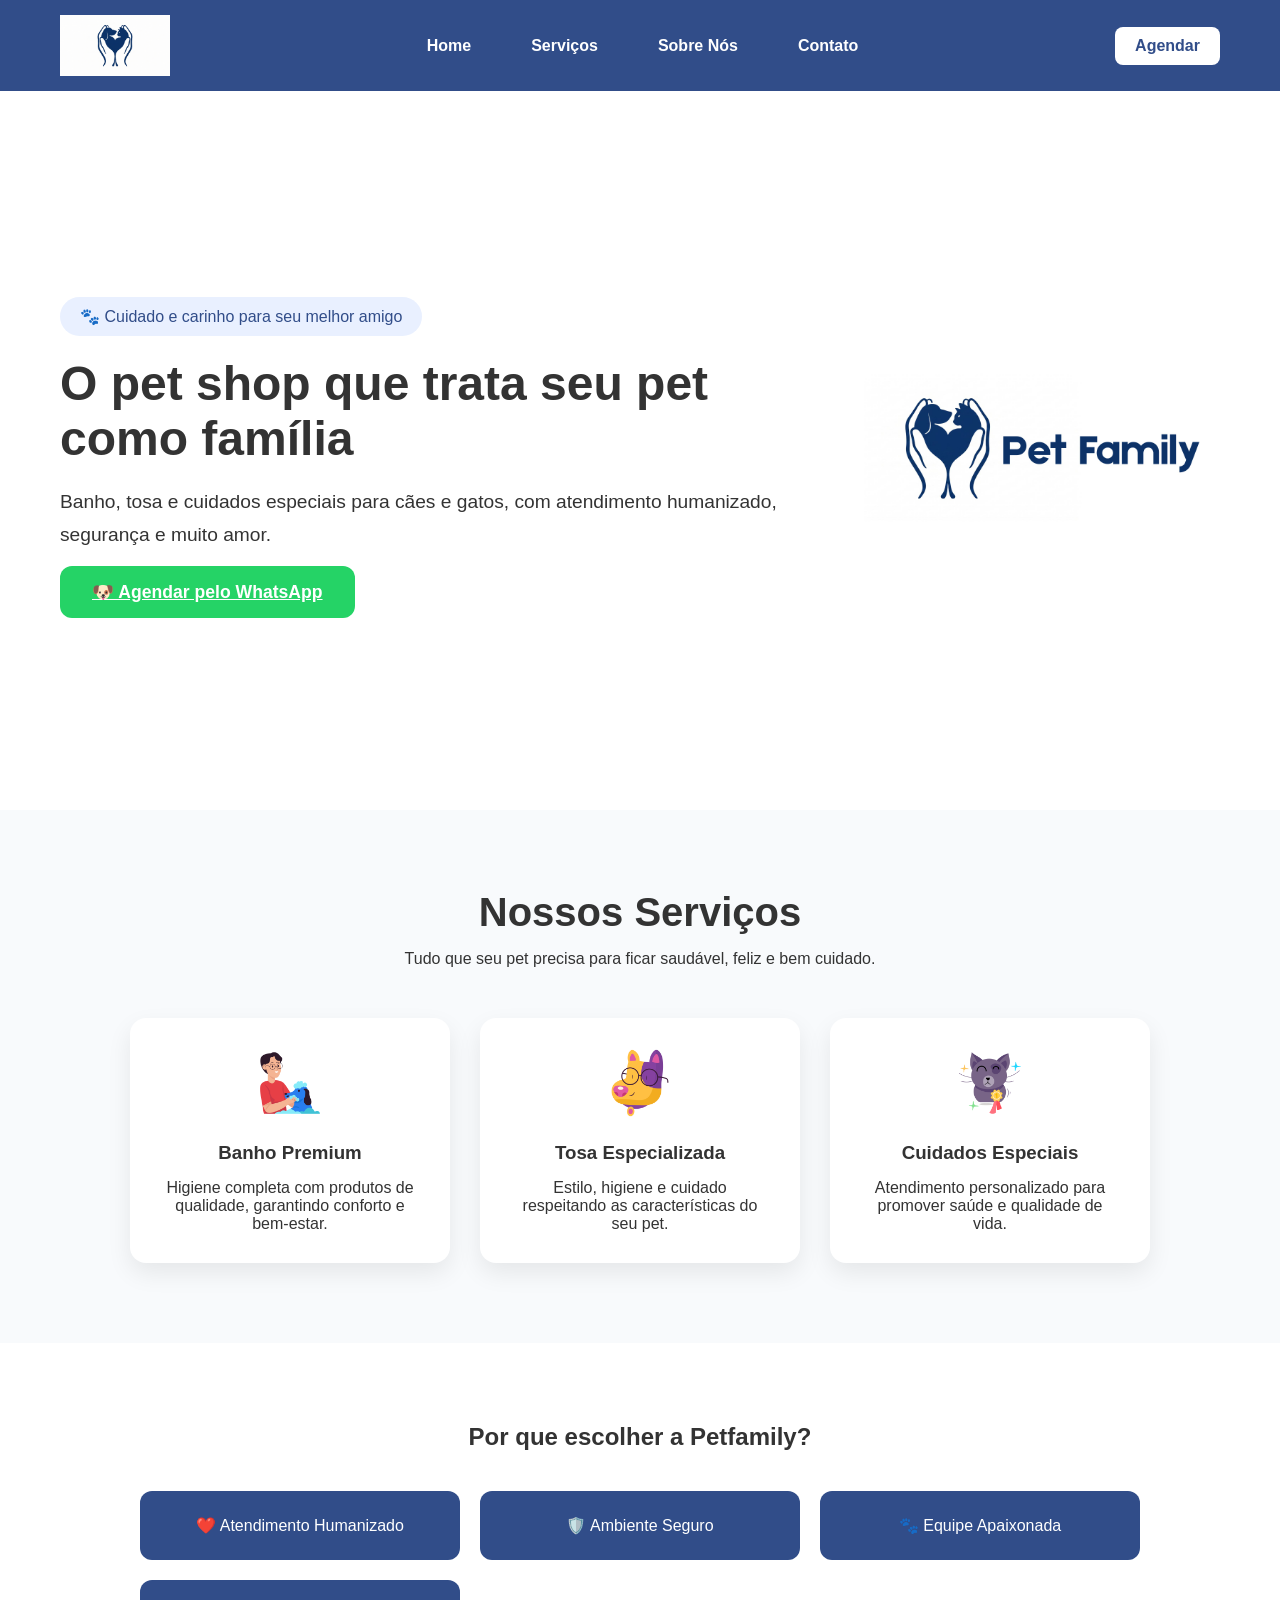
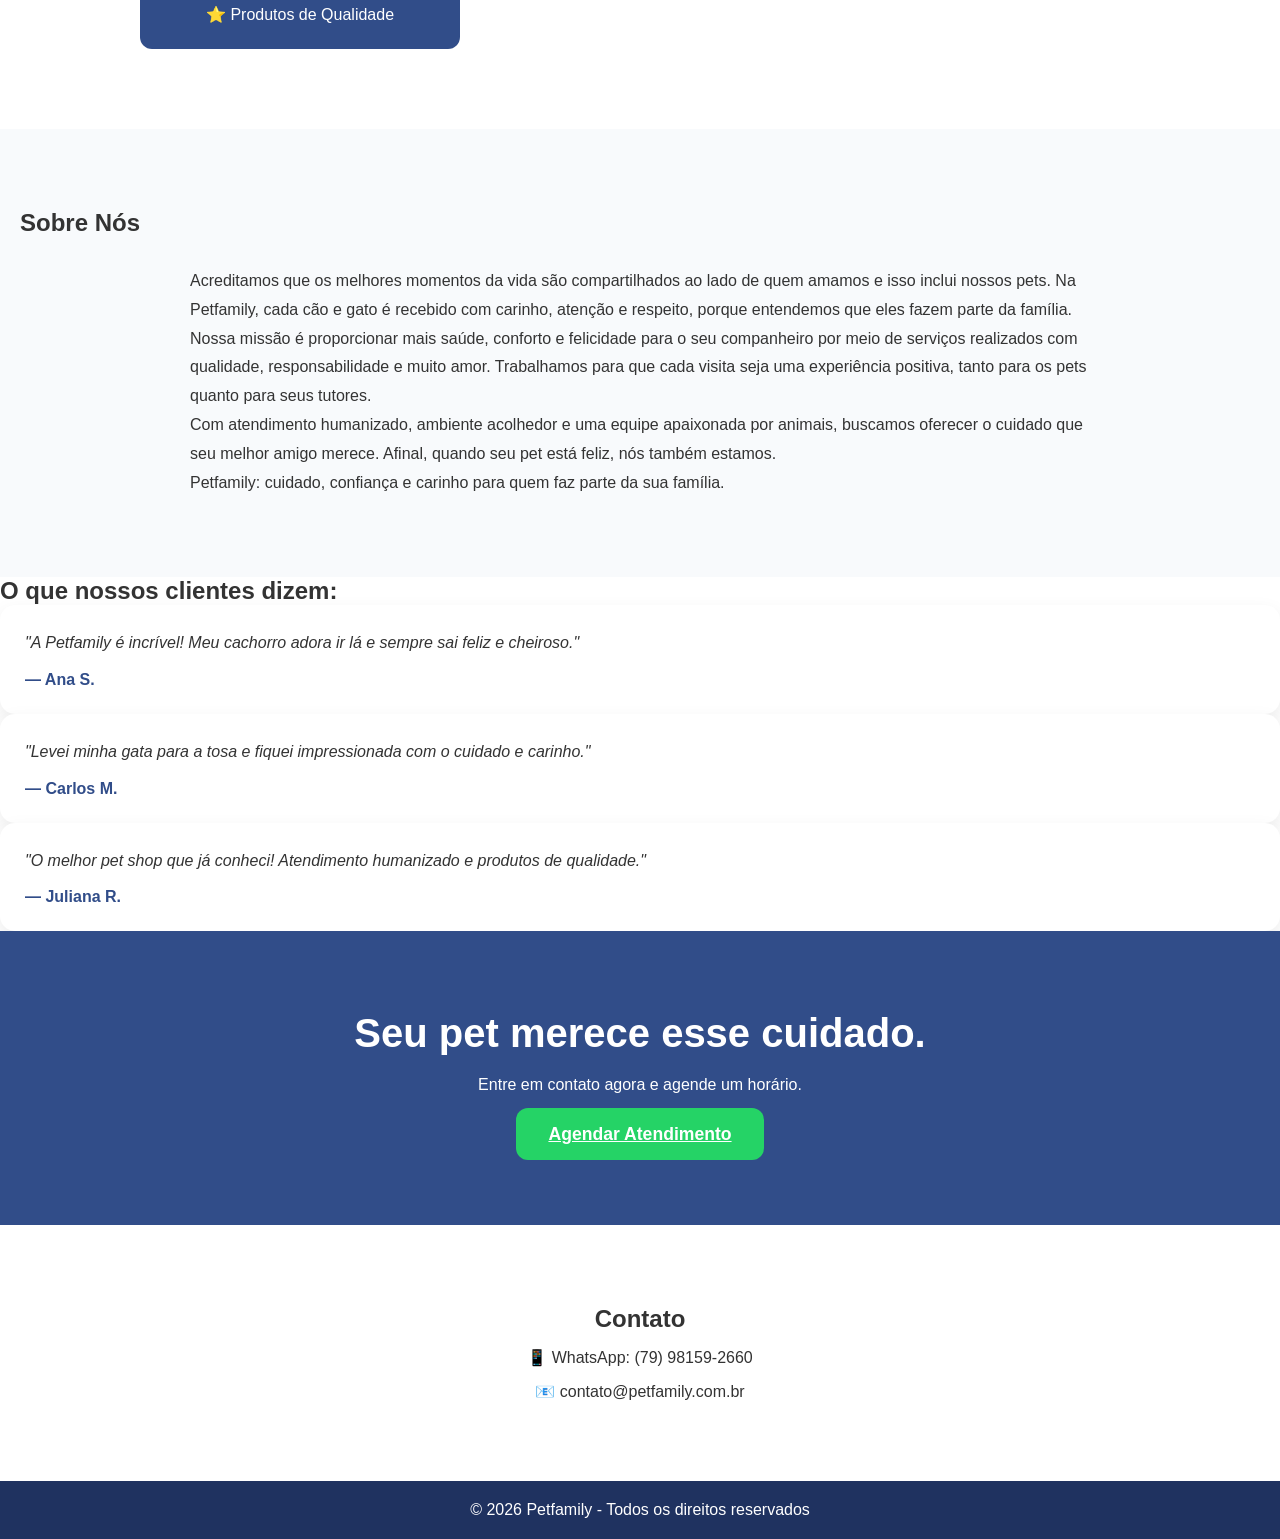
<file: index.html>
<!DOCTYPE html>
<html lang="pt-BR">

<head>
    <meta charset="UTF-8">
    <meta name="viewport" content="width=device-width, initial-scale=1.0">
    <title>Petfamily</title>
    <link rel="icon" href="imagens.jpeg/logo_1.png">
    <link rel="stylesheet" href="style.css">
</head>

<body>

    <header>
        <nav class="navbar">

            <img src="imagens.jpeg/logo_1.png"
                alt="Petfamily"
                class="logo-menu">

            <ul class="menu">
                <li><a href="#home">Home</a></li>
                <li><a href="#servicos">Serviços</a></li>
                <li><a href="#sobre">Sobre Nós</a></li>
                <li><a href="#contato">Contato</a></li>
            </ul>

            <a href="https://wa.me/5579981592660" class="btn-header">
                Agendar
            </a>

        </nav>
    </header>

    <section id="home" class="hero">

        <div class="hero-texto">

            <span class="tag">
                🐾 Cuidado e carinho para seu melhor amigo
            </span>

            <h1>
                O pet shop que trata seu pet como família
            </h1>

            <p>
                Banho, tosa e cuidados especiais para cães e gatos,
                com atendimento humanizado, segurança e muito amor.
            </p>

            <a href="https://wa.me/5579981592660" class="btn">
                🐶 Agendar pelo WhatsApp
            </a>

        </div>

        <div class="hero-imagem">

            <img src="imagens.jpeg/logo_2.jpg"
                alt="Petfamily"
                class="hero-logo">

        </div>

    </section>

    <section id="servicos">

        <h2>Nossos Serviços</h2>

        <p class="subtitulo">
            Tudo que seu pet precisa para ficar saudável,
            feliz e bem cuidado.
        </p>

        <div class="servicos-container">

            <div class="servico">

                <img src="imagens.jpeg/banho_1.png"
                    alt="Banho">

                <h3>Banho Premium</h3>

                <p>
                    Higiene completa com produtos de qualidade,
                    garantindo conforto e bem-estar.
                </p>

            </div>

            <div class="servico">

                <img src="imagens.jpeg/tosa.png"
                    alt="Tosa">

                <h3>Tosa Especializada</h3>

                <p>
                    Estilo, higiene e cuidado respeitando as
                    características do seu pet.
                </p>

            </div>

            <div class="servico">

                <img src="imagens.jpeg/premio.png"
                    alt="Cuidados">

                <h3>Cuidados Especiais</h3>

                <p>
                    Atendimento personalizado para promover
                    saúde e qualidade de vida.
                </p>

            </div>

        </div>

    </section>

    <section class="diferenciais">

        <h2>Por que escolher a Petfamily?</h2>

        <div class="diferenciais-grid">

            <div class="diferencial">
                ❤️ Atendimento Humanizado
            </div>

            <div class="diferencial">
                🛡️ Ambiente Seguro
            </div>

            <div class="diferencial">
                🐾 Equipe Apaixonada
            </div>

            <div class="diferencial">
                ⭐ Produtos de Qualidade
            </div>

        </div>

    </section>

    <section id="sobre">

        <h2>Sobre Nós</h2>

        <div class="sobre-container">

            <div class="sobre-texto">

                <p>
                   Acreditamos que os melhores momentos da vida são compartilhados ao lado de quem amamos e isso inclui nossos pets. Na Petfamily, cada cão e gato é recebido com carinho, atenção e respeito, porque entendemos que eles fazem parte da família.<br>
                   Nossa missão é proporcionar mais saúde, conforto e felicidade para o seu companheiro por meio de serviços realizados com qualidade, responsabilidade e muito amor. Trabalhamos para que cada visita seja uma experiência positiva, tanto para os pets quanto para seus tutores.<br>
                   Com atendimento humanizado, ambiente acolhedor e uma equipe apaixonada por animais, buscamos oferecer o cuidado que seu melhor amigo merece. Afinal, quando seu pet está feliz, nós também estamos.<br>
                   Petfamily: cuidado, confiança e carinho para quem faz parte da sua família.
                </p>

            </div>

        </div>

    </section>

    <section id="depoimentos">

        <h2>O que nossos clientes dizem:</h2>

        <div class="depoimentos-container">

            <div class="depoimento">
                <p>
                    "A Petfamily é incrível! Meu cachorro adora ir lá e sempre sai feliz e cheiroso."
                </p>

                <span class="cliente">
                    — Ana S.
                </span>
            </div>

            <div class="depoimento">
                <p>
                    "Levei minha gata para a tosa e fiquei impressionada com o cuidado e carinho."
            </p>

                <span class="cliente">
                    — Carlos M.
                </span>
            </div>

            <div class="depoimento">
            <p>
                "O melhor pet shop que já conheci! Atendimento humanizado e produtos de qualidade."
            </p>

            <span class="cliente">
                — Juliana R.
            </span>
            </div>

        </div>

    </section>
    
    <section class="cta">

        <h2>
            Seu pet merece esse cuidado.
        </h2>

        <p>
            Entre em contato agora e agende um horário.
        </p>

        <a href="https://wa.me/5579981592000" class="btn">
            Agendar Atendimento
        </a>

    </section>

    <section id="contato">

        <h2>Contato</h2>

        <p>
            📱 WhatsApp: (79) 98159-2660
        </p>

        <p>
            📧 contato@petfamily.com.br
        </p>

    </section>

    <footer>

        <p>
            © 2026 Petfamily - Todos os direitos reservados
        </p>

    </footer>

    <script>

let ultimoScroll = window.scrollY;

const header = document.querySelector("header");

window.addEventListener("scroll", () => {

    const scrollAtual = window.scrollY;

    if (scrollAtual > ultimoScroll) {
        // Rolando para baixo
        header.classList.add("header-hidden");
    } else {
        // Rolando para cima
        header.classList.remove("header-hidden");
    }

    ultimoScroll = scrollAtual;

});

</script>

</body>

</html>
</file>
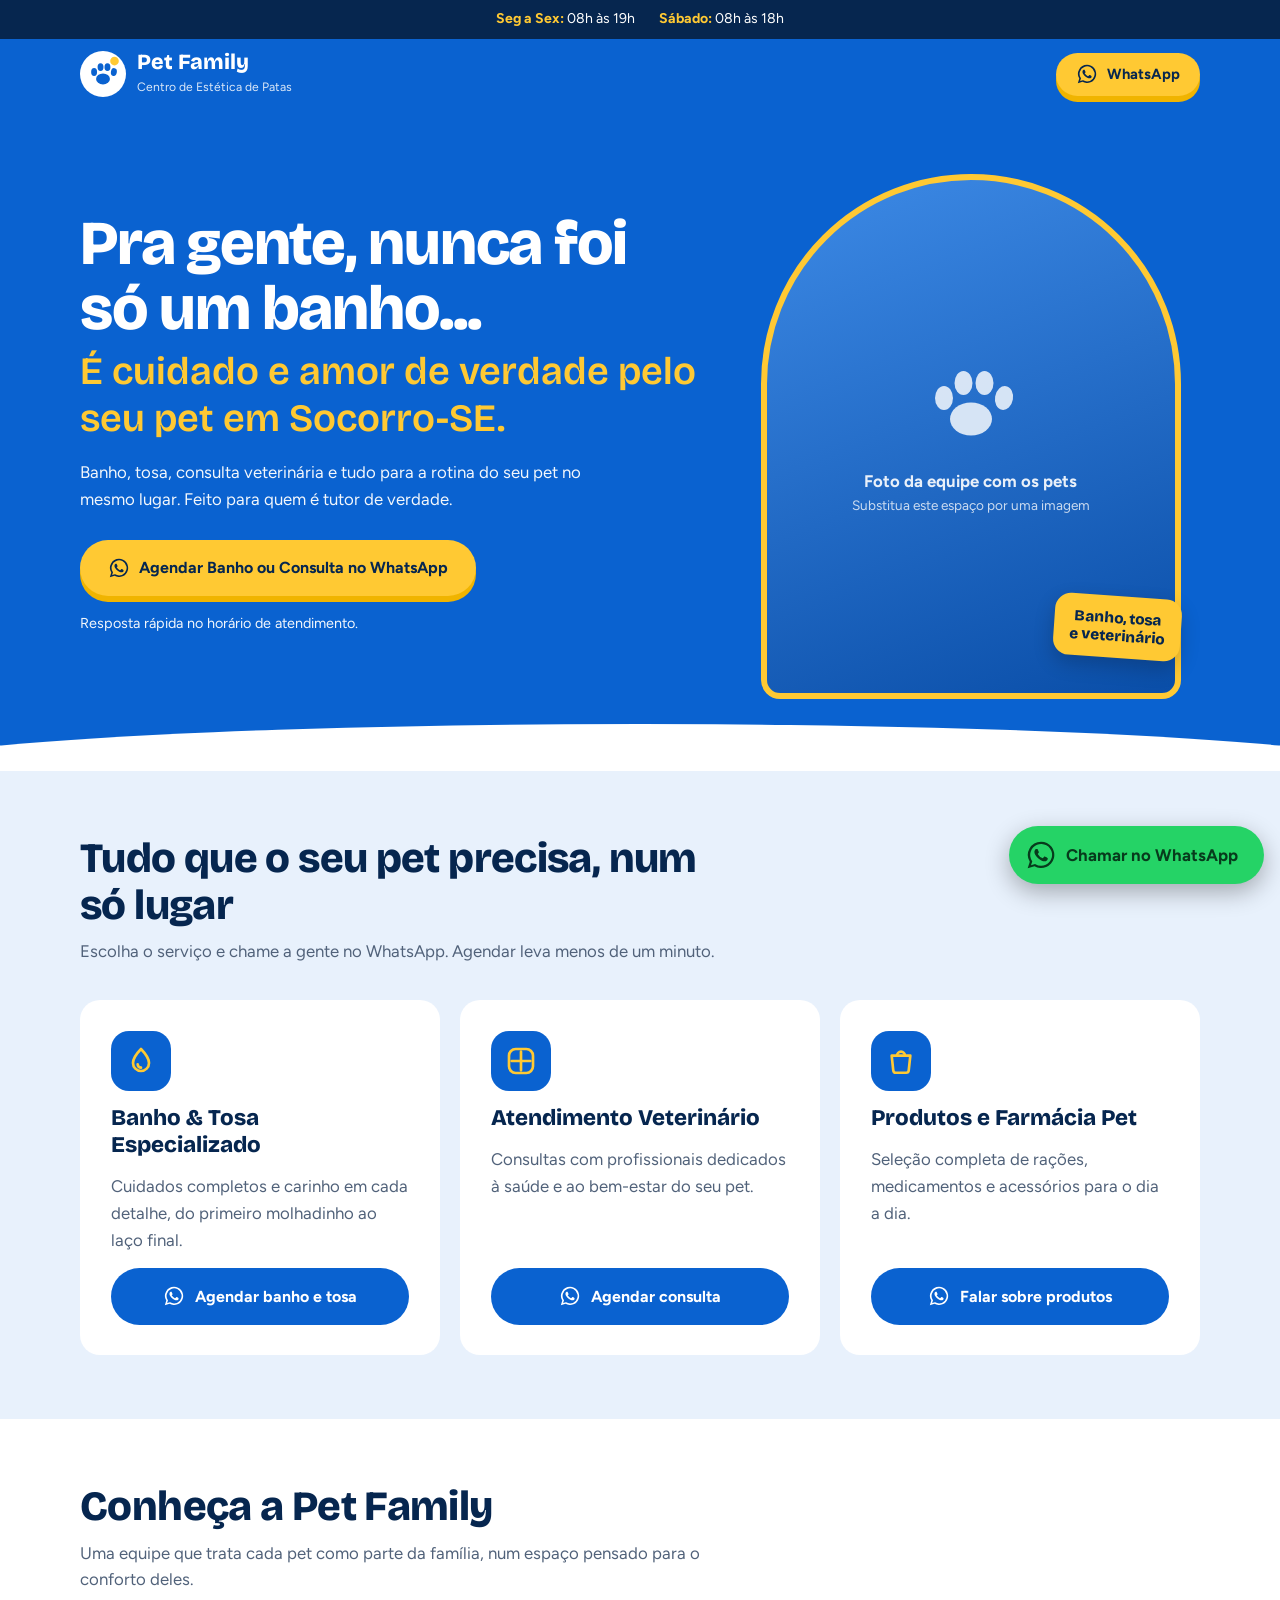
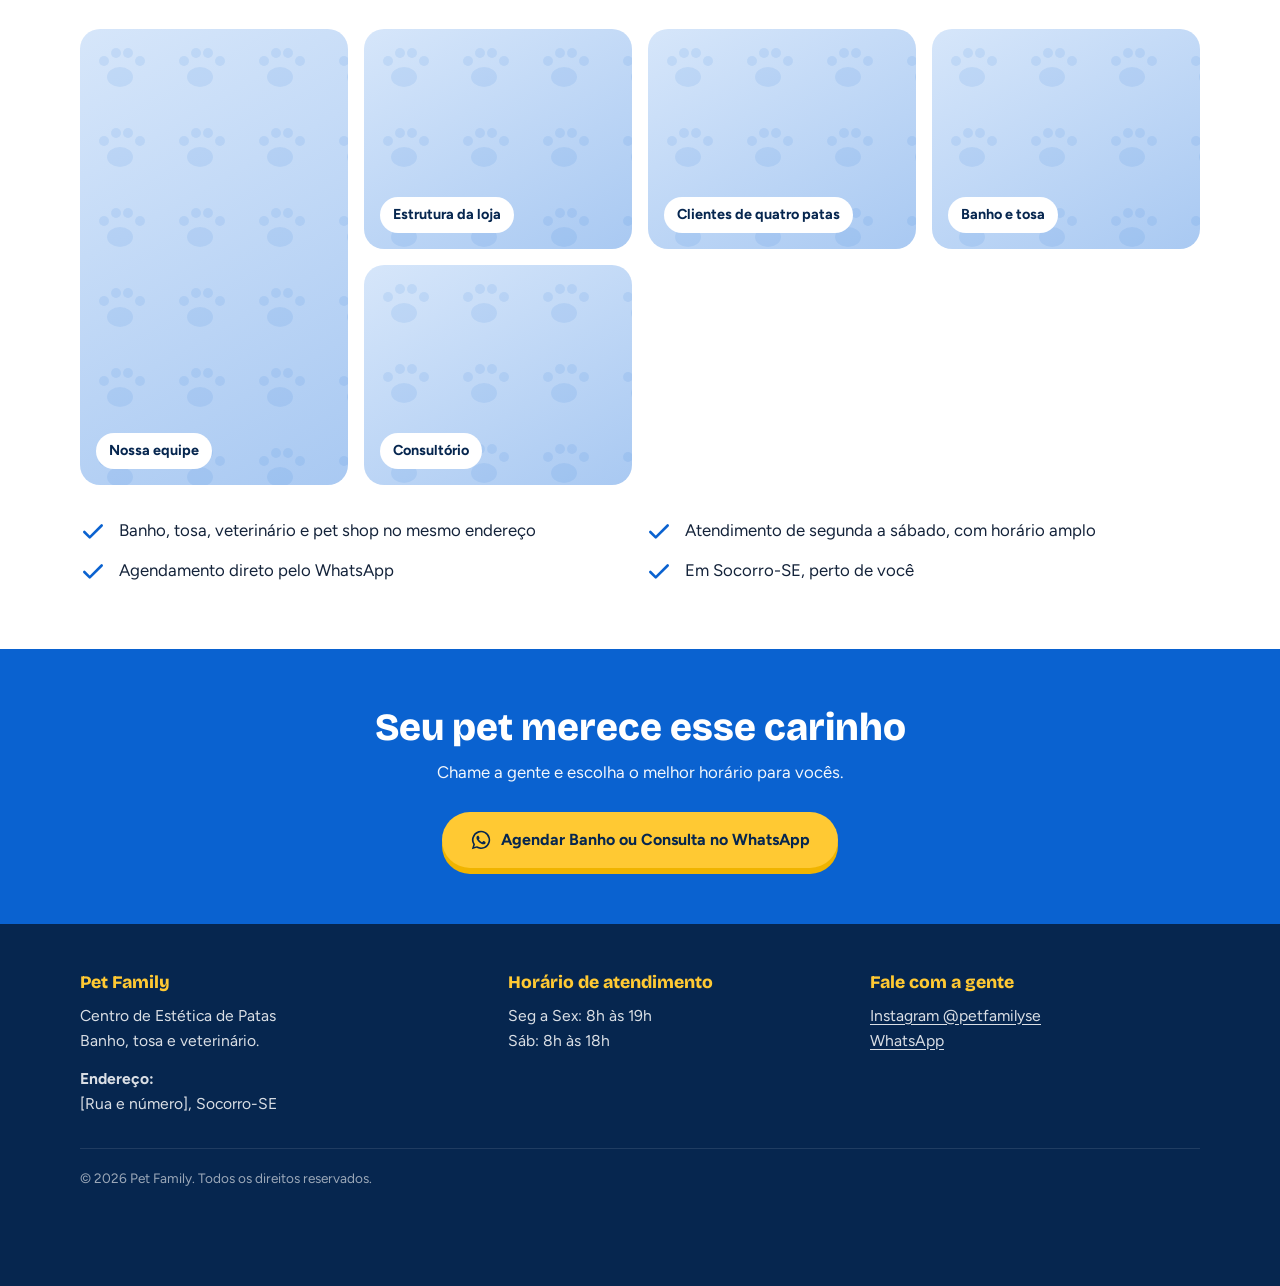
<file: pet-family-landing.html>
<!DOCTYPE html>
<html lang="pt-BR">
<head>
<meta charset="UTF-8">
<meta name="viewport" content="width=device-width, initial-scale=1">
<title>Pet Family — Banho, Tosa e Veterinário em Socorro-SE</title>
<meta name="description" content="Banho, tosa, consultas veterinárias e pet shop em Socorro-SE. Agende pelo WhatsApp.">
<link rel="preconnect" href="https://fonts.googleapis.com">
<link rel="preconnect" href="https://fonts.gstatic.com" crossorigin>
<link href="https://fonts.googleapis.com/css2?family=Bricolage+Grotesque:opsz,wght@12..96,600;12..96,800&family=Figtree:wght@400;500;700&display=swap" rel="stylesheet">
<style>
:root{
  --blue:#0A62D0; --blue-dark:#074a9e; --navy:#06264f; --sky:#e8f1fc;
  --yellow:#FFC933; --yellow-dark:#f0b400; --white:#fff; --ink:#14233a; --muted:#51627a;
  --radius:20px;
  --display:"Bricolage Grotesque",system-ui,sans-serif;
  --body:"Figtree",system-ui,sans-serif;
}
*{box-sizing:border-box;margin:0}
html{scroll-behavior:smooth}
body{font-family:var(--body);color:var(--ink);background:var(--white);line-height:1.6;font-size:1.05rem}
img,svg{max-width:100%;display:block}
a{color:inherit}
:focus-visible{outline:3px solid var(--yellow);outline-offset:3px}
.wrap{width:min(1120px,100% - 2.5rem);margin-inline:auto}

/* Botões */
.btn{display:inline-flex;align-items:center;justify-content:center;gap:.6rem;font:700 1rem var(--body);text-decoration:none;border-radius:999px;padding:.95rem 1.6rem;border:2px solid transparent;transition:transform .2s ease,box-shadow .2s ease,background .2s ease;cursor:pointer;text-align:center}
.btn svg{width:22px;height:22px;flex:none}
.btn:hover{transform:translateY(-3px)}
.btn:active{transform:translateY(0)}
.btn-yellow{background:var(--yellow);color:var(--navy);box-shadow:0 6px 0 var(--yellow-dark)}
.btn-yellow:hover{background:#ffd558;box-shadow:0 9px 0 var(--yellow-dark)}
.btn-blue{background:var(--blue);color:var(--white)}
.btn-blue:hover{background:var(--blue-dark);box-shadow:0 10px 22px rgba(10,98,208,.3)}
.btn-sm{padding:.55rem 1.1rem;font-size:.92rem}
.btn-block{width:100%}

/* Header */
.topbar{background:var(--navy);color:var(--white);font-size:.88rem}
.topbar .wrap{display:flex;flex-wrap:wrap;justify-content:center;gap:.25rem 1.5rem;padding:.5rem 0}
.topbar strong{color:var(--yellow)}
header.site{background:var(--blue);color:var(--white);position:sticky;top:0;z-index:20}
header.site .wrap{display:flex;align-items:center;justify-content:space-between;gap:1rem;padding:.8rem 0}
.logo{display:flex;align-items:center;gap:.7rem;text-decoration:none}
.logo svg{width:46px;height:46px;flex:none}
.logo b{display:block;font:800 1.35rem/1 var(--display)}
.logo small{display:block;font-size:.76rem;opacity:.85;margin-top:.2rem}
.hide-sm{display:none}

/* Hero */
.hero{background:var(--blue);color:var(--white);position:relative;overflow:hidden;padding:2.5rem 0 4.5rem}
.hero::after{content:"";position:absolute;left:0;right:0;bottom:-1px;height:48px;background:var(--white);clip-path:ellipse(60% 100% at 50% 100%)}
.hero .wrap{display:grid;gap:2.5rem;align-items:center;position:relative;z-index:1}
.hero h1{font:800 clamp(2.1rem,7.5vw,3.9rem)/1.05 var(--display);letter-spacing:-.02em;margin-bottom:1.1rem}
.hero h1 span{display:block;color:var(--yellow);font-weight:600;margin-top:.4rem;font-size:.62em;line-height:1.2;letter-spacing:0}
.hero p{max-width:34rem;opacity:.95;margin-bottom:1.7rem}
.hero-note{margin-top:1rem;font-size:.9rem;opacity:.85}
.hero-photo{position:relative;aspect-ratio:4/5;max-width:420px;width:100%;margin-inline:auto;border-radius:220px 220px var(--radius) var(--radius);background:linear-gradient(160deg,#3d8ae6,#0a4ea8);border:6px solid var(--yellow);display:grid;place-items:center;text-align:center;padding:2rem;color:rgba(255,255,255,.9)}
.hero-photo svg{width:96px;height:96px;margin:0 auto 1rem;opacity:.9}
.hero-photo small{display:block;font-size:.85rem;opacity:.85}
.hero-photo .badge{position:absolute;right:-6px;bottom:2.2rem;background:var(--yellow);color:var(--navy);font:800 .95rem/1.2 var(--display);padding:.8rem 1rem;border-radius:16px;transform:rotate(4deg);box-shadow:0 8px 20px rgba(0,0,0,.2)}

/* Seções */
section{padding:4rem 0}
.sec-head{max-width:40rem;margin-bottom:2.2rem}
.sec-head h2{font:800 clamp(1.7rem,5vw,2.6rem)/1.12 var(--display);color:var(--navy);letter-spacing:-.015em;margin-bottom:.6rem}
.sec-head p{color:var(--muted)}

/* Serviços */
.services{background:var(--sky)}
.cards{display:grid;gap:1.25rem}
.card{background:var(--white);border-radius:var(--radius);padding:1.8rem;display:flex;flex-direction:column;gap:.9rem;border:2px solid transparent;transition:transform .25s ease,box-shadow .25s ease,border-color .25s ease}
.card:hover{transform:translateY(-6px);border-color:var(--yellow);box-shadow:0 18px 36px rgba(10,98,208,.16)}
.card .ico{width:60px;height:60px;border-radius:18px;background:var(--blue);color:var(--yellow);display:grid;place-items:center;transition:transform .25s ease}
.card:hover .ico{transform:rotate(-8deg) scale(1.06)}
.card .ico svg{width:32px;height:32px}
.card h3{font:800 1.4rem/1.2 var(--display);color:var(--navy)}
.card p{color:var(--muted);flex:1}

/* Diferenciais + galeria */
.gallery-grid{display:grid;gap:1rem;grid-template-columns:1fr 1fr}
.ph{position:relative;min-height:170px;border-radius:var(--radius);background:linear-gradient(150deg,#d6e6fa,#a9c9f2);display:flex;align-items:flex-end;padding:1rem;color:var(--navy);overflow:hidden}
.ph::before{content:"";position:absolute;inset:0;background:url("data:image/svg+xml,%3Csvg xmlns='http://www.w3.org/2000/svg' width='80' height='80'%3E%3Cg fill='%230A62D0' fill-opacity='.09'%3E%3Cellipse cx='40' cy='48' rx='13' ry='10'/%3E%3Ccircle cx='24' cy='32' r='5'/%3E%3Ccircle cx='36' cy='24' r='5'/%3E%3Ccircle cx='48' cy='24' r='5'/%3E%3Ccircle cx='60' cy='32' r='5'/%3E%3C/g%3E%3C/svg%3E")}
.ph span{position:relative;background:var(--white);padding:.4rem .8rem;border-radius:999px;font-weight:700;font-size:.9rem}
.ph.tall{grid-row:span 2;min-height:300px}
.perks{display:grid;gap:.8rem;margin-top:2rem;list-style:none;padding:0}
.perks li{display:flex;gap:.8rem;align-items:flex-start}
.perks svg{width:26px;height:26px;color:var(--blue);flex:none;margin-top:2px}

/* CTA final */
.cta-band{background:var(--blue);color:var(--white);text-align:center;padding:3.5rem 0}
.cta-band h2{font:800 clamp(1.6rem,5vw,2.4rem)/1.15 var(--display);margin-bottom:.6rem}
.cta-band p{margin-bottom:1.6rem;opacity:.95}

/* Footer */
footer{background:var(--navy);color:var(--white);padding:3rem 0 6rem}
footer .wrap{display:grid;gap:2rem}
footer h3{font:800 1.1rem var(--display);color:var(--yellow);margin-bottom:.6rem}
footer p,footer li{color:rgba(255,255,255,.85);font-size:.98rem}
footer ul{list-style:none;padding:0}
footer a{text-underline-offset:3px}
footer a:hover{color:var(--yellow)}
.copy{grid-column:1/-1;border-top:1px solid rgba(255,255,255,.15);padding-top:1.2rem;font-size:.85rem;opacity:.7}

/* WhatsApp flutuante */
.fab{position:fixed;right:1rem;bottom:1rem;z-index:30;display:flex;align-items:center;gap:.6rem;background:#25D366;color:#073b1c;font-weight:700;text-decoration:none;padding:.85rem;border-radius:999px;box-shadow:0 8px 24px rgba(0,0,0,.3);transition:transform .2s ease,box-shadow .2s ease}
.fab:hover{transform:translateY(-3px) scale(1.04);box-shadow:0 12px 28px rgba(0,0,0,.35)}
.fab svg{width:32px;height:32px}
.fab span{display:none;padding-right:.6rem}

@media (min-width:640px){
  .hide-sm{display:inline-flex}
  .cards{grid-template-columns:repeat(3,1fr)}
  .gallery-grid{grid-template-columns:repeat(4,1fr)}
  .ph{min-height:220px}
  .fab span{display:inline}
  .fab{padding:.8rem 1rem}
  footer .wrap{grid-template-columns:1.2fr 1fr 1fr}
}
@media (min-width:900px){
  .hero{padding:4rem 0 6rem}
  .hero .wrap{grid-template-columns:1.15fr .85fr}
  .perks{grid-template-columns:1fr 1fr}
}
@media (prefers-reduced-motion:reduce){
  html{scroll-behavior:auto}
  *{transition:none!important}
}
</style>
</head>
<body>

<!-- SVGs reutilizáveis -->
<svg width="0" height="0" style="position:absolute" aria-hidden="true">
  <symbol id="wa" viewBox="0 0 24 24"><path fill="currentColor" d="M12.04 2a9.9 9.9 0 0 0-8.46 15.04L2 22l5.1-1.55A9.9 9.9 0 1 0 12.04 2Zm0 18.1a8.2 8.2 0 0 1-4.2-1.15l-.3-.18-3.02.92.95-2.95-.2-.31A8.2 8.2 0 1 1 12.04 20.1Zm4.5-6.13c-.25-.12-1.46-.72-1.69-.8-.23-.09-.39-.12-.56.12-.16.25-.64.8-.78.97-.15.16-.29.18-.54.06a6.7 6.7 0 0 1-3.3-2.88c-.25-.43.25-.4.72-1.33.08-.16.04-.3-.02-.43-.06-.12-.56-1.35-.77-1.85-.2-.48-.4-.42-.56-.42h-.47c-.16 0-.43.06-.65.3-.23.25-.86.85-.86 2.07s.88 2.4 1 2.57c.12.16 1.74 2.65 4.2 3.72 1.56.67 2.17.73 2.95.62.48-.07 1.46-.6 1.67-1.17.2-.58.2-1.08.14-1.18-.06-.1-.23-.16-.48-.28Z"/></symbol>
  <symbol id="paw" viewBox="0 0 64 64"><g fill="currentColor"><ellipse cx="32" cy="42" rx="14" ry="11"/><ellipse cx="14" cy="28" rx="6" ry="8"/><ellipse cx="27" cy="18" rx="6" ry="8"/><ellipse cx="41" cy="18" rx="6" ry="8"/><ellipse cx="54" cy="28" rx="6" ry="8" transform="rotate(10 54 28)"/></g></symbol>
  <symbol id="check" viewBox="0 0 24 24"><path fill="none" stroke="currentColor" stroke-width="2.4" stroke-linecap="round" stroke-linejoin="round" d="M20 6 9 17l-5-5"/></symbol>
</svg>

<div class="topbar">
  <div class="wrap">
    <span><strong>Seg a Sex:</strong> 08h às 19h</span>
    <span><strong>Sábado:</strong> 08h às 18h</span>
  </div>
</div>

<header class="site">
  <div class="wrap">
    <a class="logo" href="#topo" aria-label="Pet Family — Centro de Estética de Patas">
      <svg viewBox="0 0 64 64" aria-hidden="true"><circle cx="32" cy="32" r="32" fill="#fff"/><use href="#paw" x="10" y="10" width="44" height="44" style="color:#0A62D0"/><circle cx="48" cy="14" r="6" fill="#FFC933"/></svg>
      <span><b>Pet Family</b><small>Centro de Estética de Patas</small></span>
    </a>
    <a class="btn btn-yellow btn-sm" data-wa data-msg="Olá! Vim pelo site e gostaria de agendar." href="#" rel="noopener" target="_blank">
      <svg aria-hidden="true"><use href="#wa"/></svg><span>WhatsApp</span>
    </a>
  </div>
</header>

<main id="topo">
  <section class="hero" style="padding-bottom:4.5rem">
    <div class="wrap">
      <div>
        <h1>Pra gente, nunca foi só um banho...
          <span>É cuidado e amor de verdade pelo seu pet em Socorro-SE.</span>
        </h1>
        <p>Banho, tosa, consulta veterinária e tudo para a rotina do seu pet no mesmo lugar. Feito para quem é tutor de verdade.</p>
        <a class="btn btn-yellow" data-wa data-msg="Olá! Gostaria de agendar um banho ou consulta para o meu pet." href="#" target="_blank" rel="noopener">
          <svg aria-hidden="true"><use href="#wa"/></svg>Agendar Banho ou Consulta no WhatsApp
        </a>
        <p class="hero-note">Resposta rápida no horário de atendimento.</p>
      </div>
      <div class="hero-photo" role="img" aria-label="Espaço para foto da equipe com os pets">
        <div>
          <svg aria-hidden="true"><use href="#paw"/></svg>
          <strong>Foto da equipe com os pets</strong>
          <small>Substitua este espaço por uma imagem</small>
        </div>
        <div class="badge">Banho, tosa<br>e veterinário</div>
      </div>
    </div>
  </section>

  <section class="services" id="servicos">
    <div class="wrap">
      <div class="sec-head">
        <h2>Tudo que o seu pet precisa, num só lugar</h2>
        <p>Escolha o serviço e chame a gente no WhatsApp. Agendar leva menos de um minuto.</p>
      </div>
      <div class="cards">
        <article class="card">
          <div class="ico"><svg viewBox="0 0 24 24" fill="none" stroke="currentColor" stroke-width="2" stroke-linecap="round" stroke-linejoin="round" aria-hidden="true"><path d="M12 3s6 6.2 6 10.5A6 6 0 0 1 6 13.5C6 9.2 12 3 12 3Z"/><path d="M9.5 14.5a2.5 2.5 0 0 0 2.5 2.5"/></svg></div>
          <h3>Banho &amp; Tosa Especializado</h3>
          <p>Cuidados completos e carinho em cada detalhe, do primeiro molhadinho ao laço final.</p>
          <a class="btn btn-blue btn-block" data-wa data-msg="Olá! Gostaria de agendar banho e tosa." href="#" target="_blank" rel="noopener"><svg aria-hidden="true"><use href="#wa"/></svg>Agendar banho e tosa</a>
        </article>
        <article class="card">
          <div class="ico"><svg viewBox="0 0 24 24" fill="none" stroke="currentColor" stroke-width="2" stroke-linecap="round" stroke-linejoin="round" aria-hidden="true"><path d="M12 5v14M5 12h14"/><rect x="3" y="3" width="18" height="18" rx="5"/></svg></div>
          <h3>Atendimento Veterinário</h3>
          <p>Consultas com profissionais dedicados à saúde e ao bem-estar do seu pet.</p>
          <a class="btn btn-blue btn-block" data-wa data-msg="Olá! Gostaria de agendar uma consulta veterinária." href="#" target="_blank" rel="noopener"><svg aria-hidden="true"><use href="#wa"/></svg>Agendar consulta</a>
        </article>
        <article class="card">
          <div class="ico"><svg viewBox="0 0 24 24" fill="none" stroke="currentColor" stroke-width="2" stroke-linecap="round" stroke-linejoin="round" aria-hidden="true"><path d="M5 8h14l-1.2 11a2 2 0 0 1-2 1.8H8.2a2 2 0 0 1-2-1.8L5 8Z"/><path d="M9 8a3 3 0 0 1 6 0"/></svg></div>
          <h3>Produtos e Farmácia Pet</h3>
          <p>Seleção completa de rações, medicamentos e acessórios para o dia a dia.</p>
          <a class="btn btn-blue btn-block" data-wa data-msg="Olá! Gostaria de saber sobre rações, medicamentos e acessórios." href="#" target="_blank" rel="noopener"><svg aria-hidden="true"><use href="#wa"/></svg>Falar sobre produtos</a>
        </article>
      </div>
    </div>
  </section>

  <section id="conheca">
    <div class="wrap">
      <div class="sec-head">
        <h2>Conheça a Pet Family</h2>
        <p>Uma equipe que trata cada pet como parte da família, num espaço pensado para o conforto deles.</p>
      </div>
      <div class="gallery-grid">
        <div class="ph tall"><span>Nossa equipe</span></div>
        <div class="ph"><span>Estrutura da loja</span></div>
        <div class="ph"><span>Clientes de quatro patas</span></div>
        <div class="ph"><span>Banho e tosa</span></div>
        <div class="ph"><span>Consultório</span></div>
      </div>
      <ul class="perks">
        <li><svg aria-hidden="true"><use href="#check"/></svg><span>Banho, tosa, veterinário e pet shop no mesmo endereço</span></li>
        <li><svg aria-hidden="true"><use href="#check"/></svg><span>Atendimento de segunda a sábado, com horário amplo</span></li>
        <li><svg aria-hidden="true"><use href="#check"/></svg><span>Agendamento direto pelo WhatsApp</span></li>
        <li><svg aria-hidden="true"><use href="#check"/></svg><span>Em Socorro-SE, perto de você</span></li>
      </ul>
    </div>
  </section>

  <div class="cta-band">
    <div class="wrap">
      <h2>Seu pet merece esse carinho</h2>
      <p>Chame a gente e escolha o melhor horário para vocês.</p>
      <a class="btn btn-yellow" data-wa data-msg="Olá! Gostaria de agendar banho ou consulta." href="#" target="_blank" rel="noopener"><svg aria-hidden="true"><use href="#wa"/></svg>Agendar Banho ou Consulta no WhatsApp</a>
    </div>
  </div>
</main>

<footer>
  <div class="wrap">
    <div>
      <h3>Pet Family</h3>
      <p>Centro de Estética de Patas<br>Banho, tosa e veterinário.</p>
      <p style="margin-top:.8rem"><strong>Endereço:</strong><br>[Rua e número], Socorro-SE</p>
    </div>
    <div>
      <h3>Horário de atendimento</h3>
      <ul>
        <li>Seg a Sex: 8h às 19h</li>
        <li>Sáb: 8h às 18h</li>
      </ul>
    </div>
    <div>
      <h3>Fale com a gente</h3>
      <ul>
        <li><a href="https://instagram.com/petfamilyse" target="_blank" rel="noopener">Instagram @petfamilyse</a></li>
        <li><a data-wa data-msg="Olá! Vim pelo site." href="#" target="_blank" rel="noopener">WhatsApp</a></li>
      </ul>
    </div>
    <p class="copy">© <span id="ano"></span> Pet Family. Todos os direitos reservados.</p>
  </div>
</footer>

<a class="fab" data-wa data-msg="Olá! Vim pelo site e gostaria de agendar." href="#" target="_blank" rel="noopener" aria-label="Chamar no WhatsApp">
  <svg aria-hidden="true"><use href="#wa"/></svg><span>Chamar no WhatsApp</span>
</a>

<script>
  // Troque pelo número real: código do país + DDD + número, só dígitos (ex.: 5579999999999)
  const WHATSAPP_NUMBER = "5579900000000";

  document.querySelectorAll("[data-wa]").forEach(a => {
    const msg = encodeURIComponent(a.dataset.msg || "Olá! Gostaria de agendar.");
    a.href = `https://wa.me/${WHATSAPP_NUMBER}?text=${msg}`;
  });
  document.getElementById("ano").textContent = new Date().getFullYear();
</script>
</body>
</html>
</file>
<file: style.css>
*{
    margin:0;
    padding:0;
    box-sizing:border-box;
}

html{
    scroll-behavior:smooth;
}

body{
    font-family:Arial, sans-serif;
    color:#333;
    padding-top: 90px;
}

header{
    position: fixed;
    top: 0;
    left: 0;

    width: 100%;

    background: #314D89;

    z-index: 1000;

    transition: transform 0.3s ease;
}

.header-hidden{
    transform: translateY(-100%);
}

.navbar{
    max-width:1200px;
    margin:auto;

    display:flex;
    justify-content:space-between;
    align-items:center;

    padding:15px 20px;
}

.logo-menu{
    width:110px;
}

.menu{
    display:flex;
    gap:30px;
    list-style:none;
}

.menu a{
    text-decoration:none;
    color:white;
    font-weight:bold;

    padding:10px 15px;
    border-radius:8px;

    transition:.3s;
}

.menu a:hover{
    background:rgba(255,255,255,.15);
}

.btn-header{
    background:white;
    color:#314D89;

    padding:10px 20px;

    border-radius:8px;

    text-decoration:none;
    font-weight:bold;
}

.hero{
    max-width:1200px;
    margin:auto;

    min-height:80vh;

    display:flex;
    align-items:center;
    justify-content:space-between;

    gap:50px;

    padding:50px 20px;
}
.tag{
    background:#E9F0FF;
    color:#314D89;
    padding:10px 20px;
    border-radius:30px;
    display:inline-block;
    margin-bottom:20px;
}

.hero h1{
    font-size:3rem;
    margin-bottom:20px;
}

.hero p{
    font-size:1.2rem;
    margin-bottom:30px;
    line-height:1.7;
}

.hero-logo{
    width:450px;
    max-width:100%;
}

.btn{
    background:#25D366;
    color:white;
    padding:16px 32px;
    border-radius:12px;
    font-size:1.1rem;
    font-weight:bold;
    transition:.3s;
}

.btn:hover{
    transform:translateY(-3px);
    box-shadow:0 10px 20px rgba(37,211,102,.3);
}

#servicos{
    background:#F8FAFC;
    text-align:center;

    padding:80px 20px;
}

#servicos h2{
    font-size:2.5rem;
}

.subtitulo{
    margin-top:15px;
    margin-bottom:50px;
}

.servicos-container{
    display:flex;
    justify-content:center;
    gap:30px;
    flex-wrap:wrap;
}

.servico{
    background:white;

    width:320px;

    padding:30px;

    border-radius:16px;

    box-shadow:0 10px 25px rgba(0,0,0,.08);

    transition:.3s;
}

.servico:hover{
    transform:translateY(-8px);
}

.servico img{
    width:70px;
    margin-bottom:20px;
}

.servico h3{
    margin-bottom:15px;
}

.diferenciais{
    padding:80px 20px;
    text-align:center;
}

.diferenciais-grid{
    margin-top:40px;

    display:grid;

    grid-template-columns:repeat(auto-fit,minmax(250px,1fr));

    gap:20px;

    max-width:1000px;

    margin-left:auto;
    margin-right:auto;
}

.diferencial{
    background:#314D89;
    color:white;

    padding:25px;

    border-radius:12px;
}

#sobre{
    background:#F8FAFC;
    padding:80px 20px;
}

.sobre-container{
    max-width:900px;
    margin:auto;
}

.sobre h2{
    text-align:center;
}

.sobre-texto{
    margin-top:30px;
    line-height:1.8;
}

.cta{
    text-align:center;

    background:#314D89;
    color:white;

    padding:80px 20px;
}

.cta h2{
    font-size:2.5rem;
    margin-bottom:20px;
}

.cta p{
    margin-bottom:30px;
}

#contato{
    text-align:center;
    padding:80px 20px;
}

#contato p{
    margin-top:15px;
}

footer{
    background:#1F3260;
    color:white;
    text-align:center;
    padding:20px;
}

.depoimento{
    background:white;

    padding:25px;

    border-radius:15px;

    box-shadow:0 8px 20px rgba(0,0,0,.08);

    text-align:left;

    transition:.3s;
}

.depoimento:hover{
    transform:translateY(-5px);
}

.depoimento p{
    line-height:1.6;
    margin-bottom:15px;
    font-style:italic;
}

.cliente{
    font-weight:bold;
    color:#314D89;
}

/* =========================
   RESPONSIVIDADE CELULAR
========================= */

@media (max-width: 768px){

    /* Header */

    body{
        padding-top: 220px;
    }

    .navbar{
        flex-direction: column;
        gap: 15px;
        padding: 15px;
    }

    .logo-menu{
        width: 90px;
    }

    .menu{
        flex-wrap: wrap;
        justify-content: center;
        gap: 10px;
    }

    .menu a{
        padding: 8px 12px;
        font-size: 14px;
    }

    .btn-header{
        display: none;
    }

    /* Hero */

    .hero{
        flex-direction: column;
        text-align: center;
        gap: 30px;
        min-height: auto;
        padding: 40px 20px;
    }

    .hero h1{
        font-size: 2rem;
        line-height: 1.2;
    }

    .hero p{
        font-size: 1rem;
    }

    .hero{
    background: linear-gradient(
        135deg,
        #F8FAFC,
        #E9F0FF
    );
    }

    .hero-logo{
        width: 280px;
    }

    /* Serviços */

    .servicos-container{
        flex-direction: column;
        align-items: center;
    }

    .servico{
        width: 100%;
        max-width: 350px;
    }

    /* Diferenciais */

    .diferenciais-grid{
        grid-template-columns: 1fr;
    }

    /* Sobre */

    .sobre-container{
        padding: 0 15px;
    }

    .sobre-texto{
        text-align: center;
    }

    /* Depoimentos */

    .depoimentos-container{
        grid-template-columns: 1fr;
    }

    /* CTA */

    .cta h2{
        font-size: 2rem;
    }

    .cta p{
        font-size: 1rem;
    }

    /* Contato */

    #contato{
        padding: 60px 20px;
    }

}
</file>
